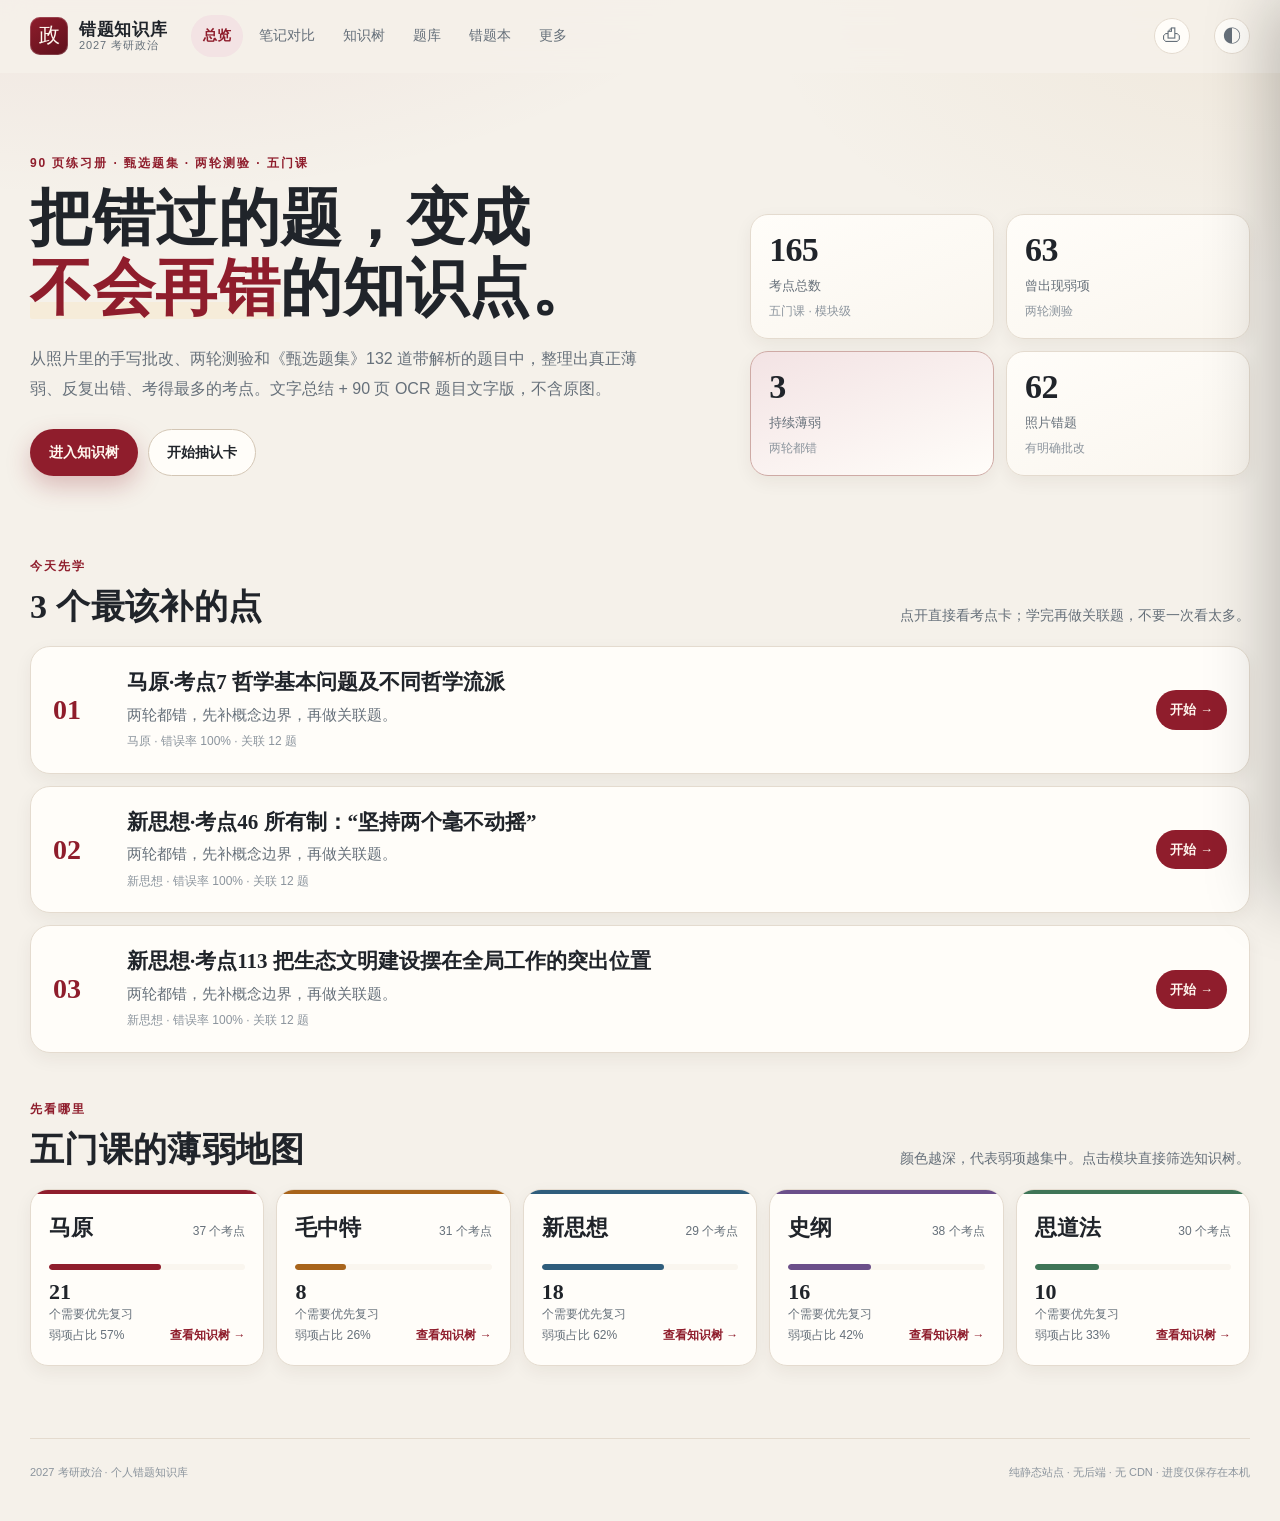
<file: index.html>
<!doctype html>
<html lang="zh-CN">
<head>
  <meta charset="utf-8">
  <meta name="viewport" content="width=device-width, initial-scale=1">
  <meta name="description" content="2027 考研政治错题知识库：90 页练习册 + 甄选题集 746 道结构化题目、105 个考点、五门课体系化复习。手机友好。">
  <meta name="theme-color" content="#8f1d2c">
  <title>政治 · 错题知识库</title>
  <link rel="stylesheet" href="assets/style.css?v=20261202">
</head>
<body>
  <a class="skip-link" href="#main">跳到主要内容</a>

  <header class="site-header">
    <div class="header-inner">
      <a class="brand" href="#/overview" aria-label="回到总览">
        <span class="brand-mark" aria-hidden="true">政</span>
        <span class="brand-text">
          <strong>错题知识库</strong>
          <small>2027 考研政治</small>
        </span>
      </a>
      <nav class="tabs" id="tabs" aria-label="主导航">
        <a href="#/overview" data-tab="overview" class="active">总览</a>
        <a href="#/notes" data-tab="notes">笔记对比</a>
        <a href="#/tree" data-tab="tree">知识树</a>
        <a href="#/bank" data-tab="bank">题库</a>
        <a href="#/wrong" data-tab="wrong">错题本</a>
        <a href="#/more" data-tab="more">更多</a>
      </nav>
      <button class="icon-btn" id="printBtn" type="button" aria-label="打印当前页" title="打印当前页">
        <span aria-hidden="true">⎙</span>
      </button>
      <button class="icon-btn" id="themeToggle" type="button" aria-label="切换深色模式" title="切换深色模式">
        <span aria-hidden="true">◐</span>
      </button>
    </div>
  </header>

  <nav class="bottom-nav" id="bottomNav" aria-label="底部导航">
    <a href="#/overview" data-tab="overview">总览</a>
    <a href="#/notes" data-tab="notes">笔记</a>
    <a href="#/tree" data-tab="tree">知识树</a>
    <a href="#/bank" data-tab="bank">题库</a>
    <a href="#/wrong" data-tab="wrong">错题本</a>
    <a href="#/more" data-tab="more">更多</a>
  </nav>

  <main id="main">
    <section class="view active" id="view-overview" aria-labelledby="overviewTitle">
      <div class="hero">
        <div class="hero-copy">
          <p class="eyebrow">90 页练习册 · 甄选题集 · 两轮测验 · 五门课</p>
          <h1 id="overviewTitle">把错过的题，变成<span>不会再错</span>的知识点。</h1>
          <p class="lede">从照片里的手写批改、两轮测验和《甄选题集》132 道带解析的题目中，整理出真正薄弱、反复出错、考得最多的考点。文字总结 + 90 页 OCR 题目文字版，不含原图。</p>
          <div class="hero-actions">
            <a class="btn primary" href="#/tree">进入知识树</a>
            <a class="btn ghost" href="#/cards">开始抽认卡</a>
          </div>
        </div>
        <div class="hero-stats" id="heroStats" aria-live="polite"></div>
      </div>

      <div class="section-head">
        <div>
          <p class="eyebrow">今天先学</p>
          <h2>3 个最该补的点</h2>
        </div>
        <p class="section-note">点开直接看考点卡；学完再做关联题，不要一次看太多。</p>
      </div>
      <div id="todayFocus" class="today-focus"></div>

      <div class="section-head">
        <div>
          <p class="eyebrow">先看哪里</p>
          <h2>五门课的薄弱地图</h2>
        </div>
        <p class="section-note">颜色越深，代表弱项越集中。点击模块直接筛选知识树。</p>
      </div>
      <div class="module-grid" id="moduleGrid"></div>

    </section>

    <section class="view" id="view-notes" aria-labelledby="notesTitle">
      <div class="section-head">
        <div>
          <p class="eyebrow">从题边笔记提炼</p>
          <h2 id="notesTitle">笔记知识点</h2>
        </div>
        <p class="section-note">把 82 条手写旁注压缩成 20 个知识点，再做横向和纵向对比；每条都能回到原笔记。</p>
      </div>
      <div class="segmented" id="notesTabs" role="tablist" aria-label="笔记视图">
        <button class="active" type="button" data-notes-tab="knowledge" role="tab">笔记知识点</button>
        <button type="button" data-notes-tab="horizontal" role="tab">横向对比</button>
        <button type="button" data-notes-tab="vertical" role="tab">纵向链条</button>
      </div>
      <div id="notesContent" class="notes-content"></div>
    </section>

    <section class="view" id="view-stats" aria-labelledby="statsTitle">
      <div class="section-head">
        <div>
          <p class="eyebrow">90 页全量统计</p>
          <h2 id="statsTitle">题库统计</h2>
        </div>
        <p class="section-note">统计全部题目、考点频次、题边笔记和错题，不是只统计错题。</p>
      </div>
      <div class="stats-hero" id="statsHero"></div>
      <div class="dashboard-grid">
        <section class="panel">
          <div class="panel-head">
            <div>
              <p class="eyebrow">分布</p>
              <h3>五门课题目量</h3>
            </div>
            <span class="pill">按逐页计数</span>
          </div>
          <div id="statsModuleBars" class="module-bars"></div>
        </section>
        <section class="panel">
          <div class="panel-head">
            <div>
              <p class="eyebrow">统计口径</p>
              <h3>题型与覆盖范围</h3>
            </div>
          </div>
          <div id="statsType" class="stats-type"></div>
        </section>
      </div>
      <section class="panel stats-panel">
        <div class="panel-head">
          <div>
            <p class="eyebrow">考什么最多</p>
            <h3>考点频次 Top 50</h3>
          </div>
          <span class="pill" id="statsTopicCount">—</span>
        </div>
        <div class="table-wrap">
          <table class="data-table" id="statsTopicTable">
            <thead>
              <tr>
                <th>#</th>
                <th>考点</th>
                <th>模块</th>
                <th>出现次数</th>
                <th>关联错题</th>
                <th>错题率</th>
              </tr>
            </thead>
            <tbody></tbody>
          </table>
        </div>
      </section>
      <section class="panel stats-panel">
        <div class="panel-head">
          <div>
            <p class="eyebrow">逐页明细</p>
            <h3>90 页题目 / 笔记 / 错题</h3>
          </div>
          <span class="pill">计数为逐页约数</span>
        </div>
        <div class="table-wrap stats-page-wrap">
          <table class="data-table" id="statsPageTable">
            <thead>
              <tr>
                <th>页面</th>
                <th>模块</th>
                <th>部分</th>
                <th>题目</th>
                <th>笔记/知识点</th>
                <th>错题</th>
                <th>来源</th>
              </tr>
            </thead>
            <tbody></tbody>
          </table>
        </div>
      </section>
      <section class="panel notes-panel">
        <div class="panel-head">
          <div>
            <p class="eyebrow">全部手写</p>
            <h3>题边笔记</h3>
          </div>
          <span class="pill" id="statsNotesCount">—</span>
        </div>
        <div class="chips" id="statsNoteChips" role="group" aria-label="按模块筛选笔记" style="margin-bottom:12px"></div>
        <div id="statsNotesList" class="notes-grid"></div>
      </section>
    </section>

    <section class="view" id="view-pages" aria-labelledby="pagesTitle">
      <div class="section-head">
        <div>
          <p class="eyebrow">90 页文字版</p>
          <h2 id="pagesTitle">题目页</h2>
        </div>
        <p class="section-note">按页查看 OCR 文字版题目内容；不含原图，附本页题目数、考点、错题与旁注。</p>
      </div>
      <div class="toolbar">
        <div class="chips" id="pageChips" role="group" aria-label="按模块筛选题目页"></div>
        <span class="pill" id="pageCount">—</span>
      </div>
      <div id="pageGrid" class="page-grid"></div>
    </section>

    <section class="view" id="view-bank" aria-labelledby="bankTitle">
      <div class="section-head">
        <div>
          <p class="eyebrow">结构化题库</p>
          <h2 id="bankTitle">题库</h2>
        </div>
        <p class="section-note">题干、ABCD 选项、学生答案、标准答案、考点和解析；支持按题册、模块筛选与全文搜索。</p>
      </div>
      <div class="chips bank-books" id="bankBookChips" role="group" aria-label="按题册筛选题目"></div>
      <div class="toolbar">
        <div class="chips" id="bankChips" role="group" aria-label="按模块筛选题目"></div>
        <div class="search-wrap">
          <label class="sr-only" for="bankSearch">搜索题目</label>
          <input id="bankSearch" type="search" placeholder="搜索题干、选项、考点…" autocomplete="off">
          <span class="search-hint" id="bankCount"></span>
        </div>
      </div>
      <div id="bankList" class="bank-list"></div>
    </section>

    <section class="view" id="view-tree" aria-labelledby="treeTitle">
      <div class="section-head">
        <div>
          <p class="eyebrow">体系化</p>
          <h2 id="treeTitle">五门课知识树</h2>
        </div>
        <p class="section-note">按“模块 → 专题 → 考点”组织；点击考点查看完整卡片。</p>
      </div>
      <div class="toolbar">
        <div class="chips" id="moduleChips" role="group" aria-label="按模块筛选"></div>
        <div class="search-wrap">
          <label class="sr-only" for="searchInput">搜索考点</label>
          <input id="searchInput" type="search" placeholder="搜索考点、关键词、易错点…" autocomplete="off">
          <span class="search-hint" id="searchHint"></span>
        </div>
      </div>
      <div id="treeContent" class="tree-content"></div>
    </section>

    <section class="view" id="view-deep" aria-labelledby="deepTitle">
      <div class="section-head">
        <div>
          <p class="eyebrow">不只记答案</p>
          <h2 id="deepTitle">深度错点卡</h2>
        </div>
        <p class="section-note">每张卡回答四件事：为什么错、正确逻辑是什么、最容易和什么混淆、怎么记。</p>
      </div>
      <div class="toolbar">
        <div class="chips" id="deepChips" role="group" aria-label="按模块筛选错点卡"></div>
        <span class="pill" id="deepCount">—</span>
      </div>
      <div id="deepList" class="deep-grid"></div>
    </section>

    <section class="view" id="view-wrong" aria-labelledby="wrongTitle">
      <div class="section-head">
        <div>
          <p class="eyebrow">照片里的批改</p>
          <h2 id="wrongTitle">错题本</h2>
        </div>
        <p class="section-note">只收录照片中有明确批改证据的题；看不清的标为“未知”，不臆造答案。</p>
      </div>
      <div class="toolbar">
        <div class="chips" id="wrongChips" role="group" aria-label="按模块筛选错题"></div>
        <span class="pill" id="wrongCount">—</span>
      </div>
      <div id="wrongList" class="wrong-list"></div>
    </section>

    <section class="view" id="view-ranking" aria-labelledby="rankingTitle">
      <div class="section-head">
        <div>
          <p class="eyebrow">多错 + 多考</p>
          <h2 id="rankingTitle">高频易错榜</h2>
        </div>
        <p class="section-note">考频是相对值：综合两轮测验题量、照片出现次数与讲义强调程度，不等同于真题考频。</p>
      </div>
      <div class="panel ranking-panel">
        <div class="quadrant-wrap large">
          <svg id="quadrantLarge" role="img" aria-label="高频易错榜四象限图"></svg>
        </div>
        <div class="chart-legend" aria-hidden="true">
          <span><i class="legend-dot persistent"></i>持续薄弱</span>
          <span><i class="legend-dot weak"></i>弱项 / 多题错</span>
          <span><i class="legend-dot improved"></i>已改善</span>
          <span><i class="legend-dot good"></i>掌握良好</span>
        </div>
      </div>
      <div class="table-wrap">
        <table class="data-table" id="rankingTable">
          <thead>
            <tr>
              <th>考点</th>
              <th>模块</th>
              <th>考频</th>
              <th>错误率</th>
              <th>状态</th>
              <th>为什么值得先看</th>
            </tr>
          </thead>
          <tbody></tbody>
        </table>
      </div>
    </section>

    <section class="view" id="view-compare" aria-labelledby="compareTitle">
      <div class="section-head">
        <div>
          <p class="eyebrow">横向辨析 · 纵向串联</p>
          <h2 id="compareTitle">对比记忆</h2>
        </div>
        <p class="section-note">横向看易混概念的边界，纵向看知识链条的先后；先记差别，再记顺序。</p>
      </div>
      <div class="toolbar">
        <div class="chips" id="compareChips" role="group" aria-label="按模块筛选对比"></div>
        <span class="pill" id="compareCount">—</span>
      </div>
      <section class="compare-section">
        <div class="compare-head">
          <div>
            <p class="eyebrow">横向 · 易混辨析</p>
            <h3>易混概念对照</h3>
          </div>
          <p class="section-note">同一层级、最容易混在一起的概念并排看。</p>
        </div>
        <div id="horizontalList" class="compare-grid"></div>
      </section>
      <section class="compare-section">
        <div class="compare-head">
          <div>
            <p class="eyebrow">纵向</p>
            <h3>知识链条</h3>
          </div>
          <p class="section-note">按时间或逻辑顺序串起来，避免只记碎片。</p>
        </div>
        <div id="verticalList" class="timeline-grid"></div>
      </section>
      <section class="panel notes-panel">
        <div class="panel-head">
          <div>
            <p class="eyebrow">照片里的手写</p>
            <h3>题边旁注摘录</h3>
          </div>
          <span class="pill" id="notesCount">—</span>
        </div>
        <p class="section-note" style="text-align:left;max-width:none;margin-bottom:12px">从错题照片中提取的题边笔记与批注，按模块整理；看不清的没有收录。</p>
        <div id="notesList" class="notes-grid"></div>
      </section>
    </section>

    <section class="view" id="view-cards" aria-labelledby="cardsTitle">
      <div class="section-head">
        <div>
          <p class="eyebrow">主动回忆</p>
          <h2 id="cardsTitle">抽认卡</h2>
        </div>
        <p class="section-note">先自己回答，再翻面核对；进度保存在本机浏览器。</p>
      </div>
      <div class="card-toolbar">
        <div class="chips" id="cardChips" role="group" aria-label="抽认卡范围"></div>
        <button class="btn small ghost" id="shuffleCards" type="button">换一张</button>
      </div>
      <div class="flashcard-stage">
        <button class="flashcard" id="flashcard" type="button" aria-label="点击翻面">
          <div class="flashcard-inner">
            <div class="flashcard-face front">
              <span class="flashcard-kicker" id="cardKicker">考点</span>
              <h3 id="cardFrontTitle">正在加载…</h3>
              <p id="cardFrontPrompt">点击卡片查看答案</p>
            </div>
            <div class="flashcard-face back">
              <h3 id="cardBackTitle">答案</h3>
              <div id="cardBackBody"></div>
            </div>
          </div>
        </button>
      </div>
      <div class="card-actions">
        <button class="btn ghost" data-grade="again" type="button">不熟</button>
        <button class="btn ghost" data-grade="learning" type="button">一般</button>
        <button class="btn primary" data-grade="mastered" type="button">掌握</button>
      </div>
      <div class="card-progress" id="cardProgress" aria-live="polite"></div>
    </section>

    <section class="view" id="view-method" aria-labelledby="methodTitle">
      <div class="section-head">
        <div>
          <p class="eyebrow">可追溯</p>
          <h2 id="methodTitle">数据与方法</h2>
        </div>
        <p class="section-note">知道结论从哪里来，也知道它不能证明什么。</p>
      </div>
      <div class="method-grid">
        <section class="panel">
          <h3>素材</h3>
          <ul class="method-list">
            <li><strong>90 张照片</strong>：2027 考研政治综合练习册，覆盖马原、毛中特、新思想、史纲、思道法五部分。</li>
            <li><strong>两轮测验</strong>：<code>营地.txt</code> 与 <code>营地后.txt</code>，共 105 个模块级唯一考点。</li>
            <li><strong>讲义</strong>：马原、史纲、思道法 PDF，2027 新思想 PPT，徐涛/曹老师笔记。</li>
            <li><strong>排除</strong>：所有英语讲义、翻译、作文、完型、阅读材料。</li>
          </ul>
        </section>
        <section class="panel">
          <h3>处理</h3>
          <ul class="method-list">
            <li>照片经 EXIF 方向校正、降采样，再用本地 <strong>RapidOCR ONNX</strong> 逐页识别。</li>
            <li>多模态逐页读取手写答案、红笔批改、圈选与排除符号；透印和字迹不清的题标为“未知”。</li>
            <li>所有考点统一显示为“模块·考点号”（如 马原·考点46、新思想·考点46），数据键也是模块级唯一 ID；同号已通过前缀解决，不再需要按数字区分。</li>
            <li>五名模块教研员整理考点卡，阅卷代理逐题推断错题答案并提取题边旁注，最后跑确定性数据校验。</li>
            <li>90 页全量统计：约 628 道题、82 条题边笔记、42 道明确错题；12 个缺计数页单独逐题补齐。</li>
            <li><strong>甄选题集·第一部分</strong>：四卷各 33 题，共 132 道马原选择题；试题页逐题识读手写答案与红笔批改，解析册提取标准答案速查表和逐题解析，答案来源标为“题集解析”。</li>
            <li>结构化题库：746 道题（练习册 614 + 甄选 132），每题含题干、ABCD 选项、学生答案、标准答案、考点和解析；题库支持按题册、模块筛选；考点详情里的“相关题目”可直接打开具体题目。</li>
          </ul>
        </section>
        <section class="panel">
          <h3>怎么读指标</h3>
          <ul class="method-list">
            <li><strong>错误率</strong>：两轮测验中该考点的实际错误比例；题量小，不能等同于考试概率。</li>
            <li><strong>考频</strong>：1–5 的相对值，综合测验题量、照片出现次数和讲义强调程度。</li>
            <li><strong>持续薄弱</strong>：两轮都出现且正确率为 0。</li>
            <li><strong>多题错</strong>：该考点累计至少 2 题且未全对。</li>
            <li><strong>AI 推断答案</strong>：练习册没有答案页，正确答案由题干、选项、批改痕迹和考研政治知识点推断，标为“AI推断”，不等同官方答案。</li>
            <li><strong>题边旁注</strong>：从照片中提取的手写笔记/红笔批注，附在错题卡和考点详情里。</li>
          </ul>
        </section>
        <section class="panel">
          <h3>边界</h3>
          <ul class="method-list">
            <li>手写批改存在遮挡、透印和字迹不清，部分题只能标为“未知”；推断答案也可能有误，请以教材和老师讲解为准。</li>
            <li>毛中特没有专门讲义 PDF，主要依据照片与笔记交叉整理，置信度较低。</li>
            <li>两轮测验题量很小，统计结论只用于安排复习顺序，不预测分数。</li>
            <li>网站只发布 OCR 题目文字版和派生文字，不含原图、PDF、长段教材原文或个人信息。</li>
          </ul>
        </section>
      </div>
      <div class="panel sources-panel">
        <h3>数据文件</h3>
        <p>站点数据位于 <code>data/knowledge.json</code> 与 <code>data/quiz_stats.json</code>，可直接查看或导出。</p>
        <div class="hero-actions">
          <a class="btn ghost" href="data/knowledge.json" download>下载知识库 JSON</a>
          <a class="btn ghost" href="data/quiz_stats.json" download>下载测验统计 JSON</a>
        </div>
      </div>
    </section>
    <section class="view" id="view-more" aria-labelledby="moreTitle">
      <div class="section-head">
        <div>
          <p class="eyebrow">全部功能</p>
          <h2 id="moreTitle">更多</h2>
        </div>
        <p class="section-note">主页面只保留 5 个高频入口，其余功能收在这里。</p>
      </div>
      <div class="more-grid">
        <a class="more-card" href="#/pages"><span class="more-mark">页</span><h3>题目页</h3><p>90 页 OCR 文字版，按页看题目、考点、错题和笔记。</p></a>
        <a class="more-card" href="#/stats"><span class="more-mark">统</span><h3>题库统计</h3><p>746 道题、82 条笔记、考点频次和逐页明细。</p></a>
        <a class="more-card" href="#/deep"><span class="more-mark">卡</span><h3>错点卡</h3><p>45 张深度错点卡：为什么错、正确逻辑、易混对照。</p></a>
        <a class="more-card" href="#/ranking"><span class="more-mark">榜</span><h3>高频易错</h3><p>考频 × 错误率四象限和 Top 50 榜单。</p></a>
        <a class="more-card" href="#/compare"><span class="more-mark">比</span><h3>知识卡对比</h3><p>18 组横向易混对照 + 5 条纵向知识链。</p></a>
        <a class="more-card" href="#/cards"><span class="more-mark">记</span><h3>抽认卡</h3><p>主动回忆，本机记录掌握进度。</p></a>
        <a class="more-card" href="#/method"><span class="more-mark">法</span><h3>方法与来源</h3><p>数据来源、OCR 流程、指标解释和边界。</p></a>
      </div>
    </section>
  </main>

  <footer class="site-footer">
    <p>2027 考研政治 · 个人错题知识库</p>
    <p>纯静态站点 · 无后端 · 无 CDN · 进度仅保存在本机</p>
  </footer>

  <div class="drawer-backdrop" id="drawerBackdrop" hidden></div>
  <aside class="drawer" id="detailDrawer" aria-hidden="true" aria-labelledby="drawerTitle">
    <div class="drawer-head">
      <span class="pill" id="drawerModule">考点</span>
      <button class="icon-btn" id="drawerClose" type="button" aria-label="关闭详情">×</button>
    </div>
    <div class="drawer-body" id="drawerContent"></div>
  </aside>

  <div class="page-viewer" id="pageViewer" hidden>
    <div class="page-viewer-panel">
      <div class="page-viewer-head">
        <div>
          <p class="eyebrow" id="pageViewerKicker">题目页</p>
          <h3 id="pageViewerTitle">—</h3>
        </div>
        <div class="page-viewer-tools">
          <button class="icon-btn" id="pageViewerClose" type="button" aria-label="关闭题目页">×</button>
        </div>
      </div>
      <div class="page-viewer-body text-only">
        <div class="page-viewer-text">
          <h4 class="page-viewer-subtitle">结构化题目</h4>
          <div id="pageViewerQuestions" class="page-question-list"></div>
          <details class="ocr-details">
            <summary>OCR 原文</summary>
            <pre id="pageViewerText"></pre>
          </details>
        </div>
        <aside class="page-viewer-info" id="pageViewerInfo"></aside>
      </div>
      <div class="page-viewer-nav">
        <button class="btn ghost" id="pagePrev" type="button">← 上一页</button>
        <span id="pagePosition">—</span>
        <button class="btn ghost" id="pageNext" type="button">下一页 →</button>
      </div>
    </div>
  </div>

  <div class="question-viewer" id="questionViewer" hidden>
    <div class="question-viewer-panel">
      <div class="question-viewer-head">
        <div>
          <p class="eyebrow" id="qKicker">题目</p>
          <h3 id="qTitle">—</h3>
        </div>
        <button class="icon-btn" id="qClose" type="button" aria-label="关闭题目">×</button>
      </div>
      <div class="question-viewer-body">
        <p class="q-stem" id="qStem"></p>
        <div class="q-options" id="qOptions"></div>
        <div class="q-answer" id="qAnswer"></div>
        <div class="q-note" id="qNote"></div>
        <div class="q-meta" id="qMeta"></div>
      </div>
      <div class="question-viewer-nav">
        <button class="btn ghost" id="qPrev" type="button">← 上一题</button>
        <span id="qPosition">—</span>
        <button class="btn ghost" id="qNext" type="button">下一题 →</button>
        <button class="btn ghost" id="qPage" type="button">查看题目页</button>
      </div>
    </div>
  </div>

  <div class="toast" id="toast" role="status" aria-live="polite"></div>

  <script src="assets/app.js?v=20261202"></script>
</body>
</html>
</file>
<file: assets/style.css>
:root {
  color-scheme: light;
  --paper: #f5f1ea;
  --surface: #fffdf9;
  --surface-2: #faf6ef;
  --ink: #20242a;
  --muted: #66707a;
  --faint: #8b949d;
  --line: #e4dbcf;
  --line-strong: #d3c6b5;
  --accent: #8f1d2c;
  --accent-soft: #f3e3e4;
  --gold: #a9772c;
  --gold-soft: #f6ecd9;
  --blue: #2f5d7c;
  --blue-soft: #e4edf3;
  --green: #3f7557;
  --green-soft: #e6efe9;
  --amber: #a8641b;
  --amber-soft: #f8ead8;
  --shadow: 0 18px 50px rgba(54, 38, 22, 0.08);
  --shadow-sm: 0 6px 18px rgba(54, 38, 22, 0.06);
  --radius: 18px;
  --radius-sm: 12px;
  --serif: "Songti SC", "STSong", "Noto Serif CJK SC", "Source Han Serif SC", SimSun, serif;
  --sans: "PingFang SC", "Microsoft YaHei", "Noto Sans CJK SC", "Source Han Sans SC", sans-serif;
}

html[data-theme="dark"] {
  color-scheme: dark;
  --paper: #14161a;
  --surface: #1b1e23;
  --surface-2: #20242a;
  --ink: #ece7df;
  --muted: #a9a39a;
  --faint: #7f857f;
  --line: #30353c;
  --line-strong: #424952;
  --accent: #e07a86;
  --accent-soft: #3a2228;
  --gold: #d8b06a;
  --gold-soft: #332a1c;
  --blue: #8bb6d3;
  --blue-soft: #1d2d38;
  --green: #8cc4a4;
  --green-soft: #1d2e25;
  --amber: #dda45f;
  --amber-soft: #332617;
  --shadow: 0 18px 50px rgba(0, 0, 0, 0.35);
  --shadow-sm: 0 6px 18px rgba(0, 0, 0, 0.24);
}

*,
*::before,
*::after {
  box-sizing: border-box;
}

html {
  scroll-behavior: smooth;
  scroll-padding-top: 92px;
}

body {
  margin: 0;
  background:
    radial-gradient(1100px 520px at 8% -8%, rgba(143, 29, 44, 0.08), transparent 62%),
    radial-gradient(900px 500px at 100% 0%, rgba(169, 119, 44, 0.08), transparent 58%),
    var(--paper);
  color: var(--ink);
  font-family: var(--sans);
  font-size: 15px;
  line-height: 1.7;
  -webkit-font-smoothing: antialiased;
  text-rendering: optimizeLegibility;
}

body.drawer-open {
  overflow: hidden;
}

a {
  color: inherit;
  text-decoration: none;
}

button,
input {
  font: inherit;
  color: inherit;
}

button {
  cursor: pointer;
}

code {
  padding: 0.12em 0.35em;
  border: 1px solid var(--line);
  border-radius: 6px;
  background: var(--surface-2);
  font-family: ui-monospace, SFMono-Regular, Consolas, monospace;
  font-size: 0.88em;
}

.skip-link {
  position: fixed;
  top: -60px;
  left: 16px;
  z-index: 100;
  padding: 10px 14px;
  border-radius: 8px;
  background: var(--ink);
  color: var(--surface);
}

.skip-link:focus {
  top: 12px;
}

.sr-only {
  position: absolute;
  width: 1px;
  height: 1px;
  padding: 0;
  margin: -1px;
  overflow: hidden;
  clip: rect(0, 0, 0, 0);
  white-space: nowrap;
  border: 0;
}

/* Header */
.site-header {
  position: sticky;
  top: 0;
  z-index: 40;
  border-bottom: 1px solid transparent;
  background: color-mix(in srgb, var(--paper) 88%, transparent);
  backdrop-filter: blur(14px);
}

.site-header.scrolled {
  border-color: var(--line);
}

.header-inner {
  display: flex;
  align-items: center;
  gap: 24px;
  width: min(1220px, calc(100% - 40px));
  min-height: 72px;
  margin: 0 auto;
}

.brand {
  display: flex;
  align-items: center;
  gap: 11px;
  flex: 0 0 auto;
}

.brand-mark {
  display: grid;
  place-items: center;
  width: 38px;
  height: 38px;
  border-radius: 10px;
  background: linear-gradient(145deg, var(--accent), #5e101b);
  color: #fff8ef;
  font-family: var(--serif);
  font-size: 21px;
  box-shadow: inset 0 0 0 1px rgba(255, 255, 255, 0.18);
}

.brand-text {
  display: flex;
  flex-direction: column;
  line-height: 1.15;
}

.brand-text strong {
  font-family: var(--serif);
  font-size: 17px;
  letter-spacing: 0.04em;
}

.brand-text small {
  color: var(--muted);
  font-size: 11px;
  letter-spacing: 0.08em;
}

.tabs {
  display: flex;
  gap: 4px;
  overflow-x: auto;
  scrollbar-width: none;
}

.tabs::-webkit-scrollbar {
  display: none;
}

.tabs a {
  position: relative;
  padding: 8px 12px;
  border-radius: 999px;
  color: var(--muted);
  font-size: 14px;
  white-space: nowrap;
  transition: color 0.18s ease, background 0.18s ease;
}

.tabs a:hover {
  color: var(--ink);
  background: var(--surface-2);
}

.tabs a.active {
  color: var(--accent);
  background: var(--accent-soft);
  font-weight: 600;
}

.icon-btn {
  display: grid;
  place-items: center;
  width: 36px;
  height: 36px;
  margin-left: auto;
  border: 1px solid var(--line);
  border-radius: 50%;
  background: var(--surface);
  color: var(--muted);
  font-size: 18px;
  transition: transform 0.2s ease, border-color 0.2s ease;
}

.icon-btn + .icon-btn {
  margin-left: 0;
}

.link-btn {
  padding: 0;
  border: 0;
  background: transparent;
  color: var(--ink);
  font-size: 13px;
  font-weight: 600;
  text-align: left;
}

.link-btn:hover {
  color: var(--accent);
}

.icon-btn:hover {
  transform: rotate(12deg);
  border-color: var(--line-strong);
  color: var(--ink);
}

/* Layout */
main {
  width: min(1220px, calc(100% - 40px));
  margin: 0 auto;
  padding: 34px 0 72px;
}

.view {
  display: none;
  animation: fade-up 0.34s ease both;
}

.view.active {
  display: block;
}

@keyframes fade-up {
  from {
    opacity: 0;
    transform: translateY(8px);
  }
  to {
    opacity: 1;
    transform: translateY(0);
  }
}

.eyebrow {
  margin: 0 0 8px;
  color: var(--accent);
  font-size: 11px;
  font-weight: 700;
  letter-spacing: 0.16em;
  text-transform: uppercase;
}

h1,
h2,
h3 {
  margin: 0;
  font-family: var(--serif);
  font-weight: 700;
  letter-spacing: 0.01em;
}

h1 {
  font-size: clamp(34px, 5.2vw, 62px);
  line-height: 1.14;
}

h2 {
  font-size: clamp(24px, 3vw, 34px);
  line-height: 1.25;
}

h3 {
  font-size: 19px;
  line-height: 1.35;
}

p {
  margin: 0;
}

/* Hero */
.hero {
  display: grid;
  grid-template-columns: minmax(0, 1.15fr) minmax(320px, 0.85fr);
  gap: 44px;
  align-items: end;
  padding: 46px 0 34px;
}

.hero h1 span {
  position: relative;
  color: var(--accent);
  white-space: nowrap;
}

.hero h1 span::after {
  content: "";
  position: absolute;
  left: 0;
  right: 0;
  bottom: 0.05em;
  height: 0.28em;
  border-radius: 2px;
  background: var(--gold-soft);
  z-index: -1;
}

.lede {
  max-width: 620px;
  margin-top: 20px;
  color: var(--muted);
  font-size: 16px;
  line-height: 1.85;
}

.hero-actions {
  display: flex;
  flex-wrap: wrap;
  gap: 10px;
  margin-top: 26px;
}

.btn {
  display: inline-flex;
  align-items: center;
  justify-content: center;
  gap: 8px;
  min-height: 42px;
  padding: 10px 18px;
  border: 1px solid transparent;
  border-radius: 999px;
  font-size: 14px;
  font-weight: 600;
  transition: transform 0.18s ease, box-shadow 0.18s ease, background 0.18s ease;
}

.btn:hover {
  transform: translateY(-1px);
}

.btn.primary {
  background: var(--accent);
  color: #fff8ef;
  box-shadow: 0 10px 24px color-mix(in srgb, var(--accent) 26%, transparent);
}

.btn.primary:hover {
  box-shadow: 0 14px 30px color-mix(in srgb, var(--accent) 34%, transparent);
}

.btn.ghost {
  border-color: var(--line-strong);
  background: var(--surface);
  color: var(--ink);
}

.btn.ghost:hover {
  background: var(--surface-2);
}

.btn.small {
  min-height: 34px;
  padding: 6px 13px;
  font-size: 12px;
}

.hero-stats {
  display: grid;
  grid-template-columns: repeat(2, minmax(0, 1fr));
  gap: 12px;
}

.stat-card {
  padding: 18px 18px 16px;
  border: 1px solid var(--line);
  border-radius: var(--radius);
  background: linear-gradient(160deg, var(--surface), var(--surface-2));
  box-shadow: var(--shadow-sm);
}

.stat-card.accent {
  border-color: color-mix(in srgb, var(--accent) 26%, var(--line));
  background: linear-gradient(160deg, var(--accent-soft), var(--surface));
}

.stat-value {
  display: block;
  font-family: var(--serif);
  font-size: 34px;
  font-weight: 700;
  line-height: 1;
  letter-spacing: -0.02em;
}

.stat-label {
  display: block;
  margin-top: 7px;
  color: var(--muted);
  font-size: 12px;
}

.stat-note {
  display: block;
  margin-top: 3px;
  color: var(--faint);
  font-size: 11px;
}

/* Section heads */
.section-head {
  display: flex;
  align-items: flex-end;
  justify-content: space-between;
  gap: 24px;
  margin: 46px 0 18px;
}

.section-note {
  max-width: 430px;
  color: var(--muted);
  font-size: 13px;
  text-align: right;
}

/* Today focus */
.today-focus {
  display: grid;
  gap: 12px;
}

.today-card {
  display: grid;
  grid-template-columns: 58px minmax(0, 1fr) auto;
  gap: 16px;
  align-items: center;
  width: 100%;
  padding: 20px 22px;
  border: 1px solid var(--line);
  border-radius: 20px;
  background: var(--surface);
  box-shadow: var(--shadow-sm);
  text-align: left;
  transition: transform 0.18s ease, border-color 0.18s ease;
}

.today-card:hover {
  transform: translateY(-2px);
  border-color: var(--line-strong);
}

.today-index {
  color: var(--accent);
  font-family: var(--serif);
  font-size: 28px;
  font-weight: 700;
}

.today-body strong {
  display: block;
  font-family: var(--serif);
  font-size: 21px;
  line-height: 1.45;
}

.today-why {
  display: block;
  margin-top: 4px;
  color: var(--muted);
  font-size: 15px;
  line-height: 1.7;
}

.today-meta {
  display: block;
  margin-top: 4px;
  color: var(--faint);
  font-size: 12px;
}

.today-cta {
  padding: 8px 14px;
  border-radius: 999px;
  background: var(--accent);
  color: #fff8ef;
  font-size: 13px;
  font-weight: 700;
  white-space: nowrap;
}

/* Module cards */
.module-grid {
  display: grid;
  grid-template-columns: repeat(5, minmax(0, 1fr));
  gap: 12px;
}

.module-card {
  position: relative;
  display: flex;
  flex-direction: column;
  min-height: 172px;
  padding: 18px;
  overflow: hidden;
  border: 1px solid var(--line);
  border-radius: var(--radius);
  background: var(--surface);
  box-shadow: var(--shadow-sm);
  transition: transform 0.2s ease, border-color 0.2s ease;
}

.module-card::before {
  content: "";
  position: absolute;
  inset: 0 0 auto;
  height: 4px;
  background: var(--module-color, var(--accent));
}

.module-card:hover {
  transform: translateY(-3px);
  border-color: var(--line-strong);
}

.module-top {
  display: flex;
  align-items: baseline;
  justify-content: space-between;
  gap: 8px;
}

.module-name {
  font-family: var(--serif);
  font-size: 22px;
  font-weight: 700;
}

.module-count {
  color: var(--muted);
  font-size: 11px;
}

.module-bar {
  height: 6px;
  margin: 16px 0 10px;
  overflow: hidden;
  border-radius: 999px;
  background: var(--surface-2);
}

.module-bar span {
  display: block;
  height: 100%;
  width: 0;
  border-radius: inherit;
  background: var(--module-color, var(--accent));
  transition: width 0.8s ease;
}

.module-meta {
  display: flex;
  align-items: flex-end;
  justify-content: space-between;
  gap: 8px;
  margin-top: auto;
}

.module-weak {
  font-size: 12px;
  color: var(--muted);
}

.module-weak strong {
  display: block;
  color: var(--ink);
  font-family: var(--serif);
  font-size: 22px;
  line-height: 1.1;
}

.module-link {
  color: var(--accent);
  font-size: 12px;
  font-weight: 600;
}

/* Panels and dashboard */
.dashboard-grid {
  display: grid;
  grid-template-columns: repeat(2, minmax(0, 1fr));
  gap: 18px;
  margin-top: 18px;
}

.dashboard-grid.two {
  grid-template-columns: repeat(2, minmax(0, 1fr));
}

.panel {
  padding: 22px;
  border: 1px solid var(--line);
  border-radius: var(--radius);
  background: var(--surface);
  box-shadow: var(--shadow-sm);
}

.panel-head {
  display: flex;
  align-items: flex-start;
  justify-content: space-between;
  gap: 16px;
  margin-bottom: 16px;
}

.pill {
  display: inline-flex;
  align-items: center;
  gap: 6px;
  padding: 4px 10px;
  border: 1px solid var(--line);
  border-radius: 999px;
  background: var(--surface-2);
  color: var(--muted);
  font-size: 11px;
  font-weight: 600;
  white-space: nowrap;
}

.pill.accent {
  border-color: color-mix(in srgb, var(--accent) 30%, var(--line));
  background: var(--accent-soft);
  color: var(--accent);
}

/* Priority list */
.priority-list {
  display: grid;
  gap: 8px;
  padding: 0;
  margin: 0;
  list-style: none;
}

.priority-item {
  display: grid;
  grid-template-columns: 32px minmax(0, 1fr) auto;
  gap: 12px;
  align-items: center;
  padding: 11px 12px;
  border: 1px solid transparent;
  border-radius: var(--radius-sm);
  background: var(--surface-2);
  text-align: left;
  transition: border-color 0.18s ease, background 0.18s ease;
}

button.priority-item {
  width: 100%;
}

.priority-item:hover {
  border-color: var(--line-strong);
  background: var(--surface);
}

.priority-rank {
  display: grid;
  place-items: center;
  width: 28px;
  height: 28px;
  border-radius: 8px;
  background: var(--accent-soft);
  color: var(--accent);
  font-family: var(--serif);
  font-size: 14px;
  font-weight: 700;
}

.priority-main {
  min-width: 0;
}

.priority-title {
  display: block;
  overflow: hidden;
  font-size: 13px;
  font-weight: 600;
  text-overflow: ellipsis;
  white-space: nowrap;
}

.priority-meta {
  display: block;
  margin-top: 2px;
  color: var(--muted);
  font-size: 11px;
}

.severity {
  display: inline-flex;
  align-items: center;
  gap: 4px;
  padding: 3px 8px;
  border-radius: 999px;
  font-size: 10px;
  font-weight: 700;
  white-space: nowrap;
}

.severity.high {
  background: var(--accent-soft);
  color: var(--accent);
}

.severity.medium {
  background: var(--amber-soft);
  color: var(--amber);
}

.severity.low {
  background: var(--green-soft);
  color: var(--green);
}

/* Quadrant */
.quadrant-wrap {
  position: relative;
  width: 100%;
  overflow: hidden;
  border-radius: var(--radius-sm);
  background:
    linear-gradient(var(--line) 1px, transparent 1px) 0 0 / 100% 25%,
    linear-gradient(90deg, var(--line) 1px, transparent 1px) 0 0 / 20% 100%,
    var(--surface-2);
}

.quadrant-wrap svg {
  display: block;
  width: 100%;
  height: auto;
  min-height: 280px;
}

.quadrant-wrap.large svg {
  min-height: 420px;
}

.chart-note {
  margin-top: 10px;
  color: var(--faint);
  font-size: 11px;
}

.chart-legend {
  display: flex;
  flex-wrap: wrap;
  gap: 12px;
  margin-top: 10px;
  color: var(--muted);
  font-size: 11px;
}

.chart-legend span {
  display: inline-flex;
  align-items: center;
  gap: 5px;
}

.legend-dot {
  display: inline-block;
  width: 8px;
  height: 8px;
  border-radius: 50%;
}

.legend-dot.persistent {
  background: #b4233a;
}

.legend-dot.weak {
  background: #b26a1f;
}

.legend-dot.improved {
  background: #3f7557;
}

.legend-dot.good {
  background: #2f5d7c;
}

.quadrant-axis {
  fill: var(--muted);
  font-size: 11px;
}

.quadrant-grid {
  stroke: var(--line);
  stroke-width: 1;
}

.quadrant-split {
  stroke: var(--line-strong);
  stroke-dasharray: 4 5;
  stroke-width: 1;
}

.quadrant-label {
  fill: var(--faint);
  font-size: 10px;
  font-weight: 600;
  letter-spacing: 0.06em;
}

.quadrant-dot {
  cursor: pointer;
  transition: opacity 0.16s ease;
}

.quadrant-dot:hover {
  opacity: 0.72;
}

.quadrant-dot-label {
  fill: var(--ink);
  font-size: 10px;
  pointer-events: none;
}

.traps-panel {
  margin-top: 18px;
}

.trap-grid {
  display: grid;
  grid-template-columns: repeat(3, minmax(0, 1fr));
  gap: 10px;
}

.trap-card {
  display: flex;
  gap: 12px;
  padding: 14px;
  border: 1px solid var(--line);
  border-radius: var(--radius-sm);
  background: var(--surface-2);
}

.trap-number {
  display: grid;
  place-items: center;
  flex: 0 0 auto;
  width: 42px;
  height: 42px;
  border-radius: 11px;
  background: var(--accent-soft);
  color: var(--accent);
  font-family: var(--serif);
  font-size: 18px;
  font-weight: 700;
}

.trap-main {
  min-width: 0;
}

.trap-modules {
  display: flex;
  flex-wrap: wrap;
  gap: 4px;
  margin-bottom: 4px;
}

.trap-modules span {
  padding: 1px 6px;
  border-radius: 999px;
  background: var(--surface);
  color: var(--muted);
  font-size: 10px;
  font-weight: 600;
}

.trap-main p {
  color: var(--muted);
  font-size: 12px;
  line-height: 1.7;
}

/* Compact lists */
.compact-list {
  display: grid;
  gap: 8px;
}.compact-item {
  display: flex;
  align-items: flex-start;
  justify-content: space-between;
  gap: 12px;
  padding: 11px 12px;
  border-radius: var(--radius-sm);
  background: var(--surface-2);
}

.compact-main {
  min-width: 0;
}

.compact-title {
  display: block;
  font-size: 13px;
  font-weight: 600;
}

.compact-meta {
  display: block;
  margin-top: 2px;
  color: var(--muted);
  font-size: 11px;
}

.trend-badge {
  display: inline-block;
  padding: 2px 8px;
  border-radius: 999px;
  font-size: 10px;
  font-weight: 700;
  white-space: nowrap;
}

.trend-badge.up {
  background: var(--green-soft);
  color: var(--green);
}

.trend-badge.down {
  background: var(--accent-soft);
  color: var(--accent);
}

.trend-badge.flat {
  background: var(--amber-soft);
  color: var(--amber);
}

.empty {
  padding: 28px 16px;
  border: 1px dashed var(--line-strong);
  border-radius: var(--radius-sm);
  color: var(--muted);
  font-size: 13px;
  text-align: center;
}

/* Toolbar */
.toolbar {
  display: flex;
  align-items: center;
  justify-content: space-between;
  gap: 16px;
  flex-wrap: wrap;
  margin-bottom: 18px;
}

.chips {
  display: flex;
  flex-wrap: wrap;
  gap: 6px;
}

.bank-books {
  margin-bottom: 10px;
}

.bank-books .chip {
  background: color-mix(in srgb, var(--accent) 6%, var(--surface));
}

.chip {
  padding: 6px 12px;
  border: 1px solid var(--line);
  border-radius: 999px;
  background: var(--surface);
  color: var(--muted);
  font-size: 12px;
  font-weight: 600;
  transition: background 0.18s ease, color 0.18s ease, border-color 0.18s ease;
}

.chip:hover {
  border-color: var(--line-strong);
  color: var(--ink);
}

.chip.active {
  border-color: color-mix(in srgb, var(--accent) 32%, var(--line));
  background: var(--accent-soft);
  color: var(--accent);
}

.search-wrap {
  position: relative;
  flex: 1 1 280px;
  max-width: 420px;
}

.search-wrap input {
  width: 100%;
  min-height: 40px;
  padding: 9px 14px;
  border: 1px solid var(--line);
  border-radius: 999px;
  outline: none;
  background: var(--surface);
  font-size: 13px;
  transition: border-color 0.18s ease, box-shadow 0.18s ease;
}

.search-wrap input:focus {
  border-color: var(--accent);
  box-shadow: 0 0 0 3px color-mix(in srgb, var(--accent) 12%, transparent);
}

.search-hint {
  position: absolute;
  top: 50%;
  right: 14px;
  transform: translateY(-50%);
  color: var(--faint);
  font-size: 11px;
  pointer-events: none;
}

/* Tree */
.tree-content {
  display: grid;
  gap: 14px;
}

.module-block {
  overflow: hidden;
  border: 1px solid var(--line);
  border-radius: var(--radius);
  background: var(--surface);
  box-shadow: var(--shadow-sm);
}

.module-block-head {
  display: flex;
  align-items: center;
  justify-content: space-between;
  gap: 14px;
  width: 100%;
  padding: 18px 20px;
  border: 0;
  background: var(--surface);
  text-align: left;
}

.module-block-head:hover {
  background: var(--surface-2);
}

.module-block-title {
  display: flex;
  align-items: baseline;
  gap: 10px;
  font-family: var(--serif);
  font-size: 22px;
  font-weight: 700;
}

.module-block-title small {
  color: var(--muted);
  font-family: var(--sans);
  font-size: 11px;
  font-weight: 500;
}

.module-block-body {
  display: none;
  padding: 0 20px 18px;
}

.module-block.open .module-block-body {
  display: block;
}

.unit {
  border-top: 1px solid var(--line);
}

.unit-head {
  display: flex;
  align-items: center;
  justify-content: space-between;
  gap: 12px;
  width: 100%;
  padding: 14px 2px;
  border: 0;
  background: transparent;
  text-align: left;
}

.unit-head:hover h3 {
  color: var(--accent);
}

.unit-head h3 {
  font-size: 15px;
  font-family: var(--sans);
}

.unit-count {
  color: var(--faint);
  font-size: 11px;
}

.unit-body {
  display: none;
  padding-bottom: 10px;
}

.unit.open .unit-body {
  display: block;
}

.point-row {
  display: grid;
  grid-template-columns: minmax(0, 1fr) auto;
  gap: 14px;
  align-items: center;
  width: 100%;
  padding: 11px 12px;
  border: 1px solid transparent;
  border-radius: var(--radius-sm);
  background: transparent;
  text-align: left;
  transition: background 0.16s ease, border-color 0.16s ease;
}

.point-row:hover {
  border-color: var(--line);
  background: var(--surface-2);
}

.point-row.mastered {
  opacity: 0.62;
}

.point-main {
  min-width: 0;
}

.point-title {
  display: block;
  overflow: hidden;
  font-size: 13px;
  font-weight: 600;
  text-overflow: ellipsis;
  white-space: nowrap;
}

.point-meta {
  display: flex;
  align-items: center;
  gap: 8px;
  margin-top: 3px;
  color: var(--muted);
  font-size: 11px;
}

.point-arrow {
  color: var(--faint);
  font-size: 16px;
}

.status-badge {
  display: inline-block;
  padding: 2px 7px;
  border-radius: 999px;
  font-size: 10px;
  font-weight: 700;
  white-space: nowrap;
}

.status-badge.persistent_weak {
  background: var(--accent-soft);
  color: var(--accent);
}

.status-badge.weak,
.status-badge.multi_wrong {
  background: var(--amber-soft);
  color: var(--amber);
}

.status-badge.improved {
  background: var(--green-soft);
  color: var(--green);
}

.status-badge.good {
  background: var(--blue-soft);
  color: var(--blue);
}

.status-badge.extension {
  background: var(--surface-2);
  color: var(--muted);
}

.search-highlight {
  border-radius: 3px;
  background: var(--gold-soft);
  color: inherit;
  font-weight: 700;
}

/* Deep cards */
.deep-grid {
  display: grid;
  grid-template-columns: repeat(2, minmax(0, 1fr));
  gap: 14px;
}

.deep-card {
  display: flex;
  flex-direction: column;
  padding: 20px;
  border: 1px solid var(--line);
  border-radius: var(--radius);
  background: var(--surface);
  box-shadow: var(--shadow-sm);
}

.deep-head {
  display: flex;
  align-items: center;
  justify-content: space-between;
  gap: 10px;
  margin-bottom: 8px;
}

.deep-card h3 {
  font-size: 20px;
  line-height: 1.4;
}

.deep-section {
  margin-top: 14px;
}

.deep-label {
  display: block;
  margin-bottom: 5px;
  color: var(--accent);
  font-size: 11px;
  font-weight: 700;
  letter-spacing: 0.06em;
}

.deep-section p {
  color: var(--muted);
  font-size: 13px;
  line-height: 1.85;
}

.deep-evidence {
  margin-top: 14px;
  padding-top: 12px;
  border-top: 1px solid var(--line);
  color: var(--faint);
  font-size: 11px;
}

.deep-actions {
  margin-top: 14px;
}

/* Notes knowledge */
.segmented {
  display: inline-flex;
  gap: 4px;
  padding: 4px;
  margin-bottom: 20px;
  border: 1px solid var(--line);
  border-radius: 999px;
  background: var(--surface-2);
}

.segmented button {
  padding: 8px 16px;
  border: 0;
  border-radius: 999px;
  background: transparent;
  color: var(--muted);
  font-size: 14px;
  font-weight: 600;
}

.segmented button.active {
  background: var(--surface);
  color: var(--accent);
  box-shadow: var(--shadow-sm);
}

.notes-content {
  display: grid;
  grid-template-columns: repeat(2, minmax(0, 1fr));
  gap: 16px;
}

.notes-content.horizontal,
.notes-content.vertical {
  grid-template-columns: 1fr;
}

.note-kp-card,
.note-compare-card,
.note-timeline-card {
  padding: 22px;
  border: 1px solid var(--line);
  border-radius: 20px;
  background: var(--surface);
  box-shadow: var(--shadow-sm);
}

.note-kp-head {
  display: flex;
  align-items: center;
  justify-content: space-between;
  gap: 10px;
}

.note-kp-count {
  color: var(--faint);
  font-size: 12px;
}

.note-kp-card h3,
.note-compare-card h3,
.note-timeline-card h3 {
  margin: 10px 0 8px;
  font-size: 21px;
  line-height: 1.45;
}

.note-kp-oneline {
  color: var(--accent);
  font-size: 16px;
  font-weight: 600;
  line-height: 1.75;
}

.note-kp-detail {
  margin-top: 14px;
}

.note-kp-detail summary {
  color: var(--accent);
  cursor: pointer;
  font-size: 13px;
  font-weight: 600;
}

.note-kp-detail p {
  margin: 12px 0 0;
  color: var(--muted);
  font-size: 15px;
  line-height: 1.9;
}

.note-quote {
  margin: 10px 0;
  padding: 9px 12px;
  border-left: 3px solid var(--gold);
  border-radius: 0 8px 8px 0;
  background: var(--gold-soft);
  color: var(--ink);
  font-size: 14px;
  line-height: 1.8;
}

.note-kp-actions {
  display: flex;
  flex-wrap: wrap;
  gap: 6px;
  margin-top: 14px;
}

.note-compare-card h3 {
  margin-top: 0;
}

.note-compare-head {
  display: grid;
  grid-template-columns: 1fr 1fr;
  gap: 10px;
  padding: 10px 12px;
  border-radius: 10px;
  background: var(--accent-soft);
  color: var(--accent);
  font-size: 15px;
  font-weight: 700;
}

.note-compare-row {
  display: grid;
  grid-template-columns: 84px minmax(0, 1fr) minmax(0, 1fr);
  gap: 10px;
  padding: 12px;
  border-bottom: 1px solid var(--line);
  color: var(--muted);
  font-size: 15px;
  line-height: 1.75;
}

.note-dim {
  color: var(--faint);
  font-size: 12px;
  font-weight: 600;
}

.note-takeaway {
  margin-top: 14px;
  padding: 10px 12px;
  border-left: 3px solid var(--gold);
  border-radius: 0 8px 8px 0;
  background: var(--surface-2);
  color: var(--muted);
  font-size: 14px;
  line-height: 1.8;
}

/* Readability pass */
body {
  font-size: 16px;
  line-height: 1.8;
}

.eyebrow {
  font-size: 12px;
}

.section-note {
  font-size: 14px;
}

.pill {
  font-size: 12px;
}

.status-badge {
  font-size: 11px;
}

.stat-label {
  font-size: 13px;
}

.stat-note {
  font-size: 12px;
}

.module-count {
  font-size: 12px;
}

.point-title,
.priority-title {
  font-size: 15px;
}

.point-meta {
  font-size: 12px;
}

.drawer-body p {
  font-size: 15.5px;
}

.drawer-body ul {
  font-size: 15px;
}

.kp-body,
.trap-body {
  font-size: 14px;
}

.compare-table {
  font-size: 14px;
}

.bank-stem {
  font-size: 15px;
}

.bank-meta {
  font-size: 12px;
}

.wrong-stem {
  font-size: 15.5px;
}

.wrong-answer {
  font-size: 14px;
}

.wrong-evidence {
  font-size: 13px;
}

.data-table {
  font-size: 14px;
}

/* Question bank */
.bank-list {
  display: grid;
  gap: 9px;
}

.bank-card {
  display: block;
  width: 100%;
  padding: 13px 16px;
  border: 1px solid var(--line);
  border-radius: var(--radius-sm);
  background: var(--surface);
  box-shadow: var(--shadow-sm);
  text-align: left;
  transition: border-color 0.18s ease, background 0.18s ease;
}

.bank-card:hover {
  border-color: var(--line-strong);
  background: var(--surface-2);
}

.bank-meta {
  display: flex;
  flex-wrap: wrap;
  gap: 6px;
  color: var(--faint);
  font-size: 10px;
}

.bank-stem {
  display: block;
  margin-top: 5px;
  color: var(--ink);
  font-size: 13px;
  line-height: 1.75;
}

.bank-tags {
  display: flex;
  flex-wrap: wrap;
  gap: 5px;
  margin-top: 7px;
}

.bank-wrong {
  padding: 1px 7px;
  border-radius: 999px;
  background: var(--accent-soft);
  color: var(--accent);
  font-size: 10px;
  font-weight: 700;
}

/* Question viewer */
.question-viewer {
  position: fixed;
  inset: 0;
  z-index: 85;
  display: grid;
  place-items: center;
  padding: 18px;
  background: rgba(14, 12, 10, 0.58);
  backdrop-filter: blur(3px);
}

.question-viewer[hidden] {
  display: none;
}

.question-viewer-panel {
  display: flex;
  flex-direction: column;
  width: min(820px, 96vw);
  max-height: 92vh;
  overflow: hidden;
  border: 1px solid var(--line);
  border-radius: 20px;
  background: var(--surface);
  box-shadow: 0 30px 90px rgba(0, 0, 0, 0.35);
}

.question-viewer-head {
  display: flex;
  align-items: center;
  justify-content: space-between;
  gap: 12px;
  padding: 14px 18px;
  border-bottom: 1px solid var(--line);
}

.question-viewer-head h3 {
  margin: 0;
  font-size: 18px;
}

.question-viewer-body {
  padding: 20px 22px;
  overflow-y: auto;
}

.q-stem {
  color: var(--ink);
  font-size: 15px;
  line-height: 1.9;
}

.q-options {
  display: grid;
  gap: 8px;
  margin-top: 14px;
}

.q-option {
  display: grid;
  grid-template-columns: 26px minmax(0, 1fr) auto;
  gap: 8px;
  align-items: start;
  padding: 10px 12px;
  border: 1px solid var(--line);
  border-radius: 10px;
  background: var(--surface-2);
  color: var(--muted);
  font-size: 13px;
  line-height: 1.7;
}

.q-option.correct {
  border-color: color-mix(in srgb, var(--green) 45%, var(--line));
  background: var(--green-soft);
  color: var(--ink);
}

.q-option.picked-wrong {
  border-color: color-mix(in srgb, var(--accent) 45%, var(--line));
  background: var(--accent-soft);
  color: var(--ink);
}

.q-option-label {
  color: var(--ink);
  font-family: var(--serif);
  font-size: 16px;
  font-weight: 700;
}

.q-option-tag {
  padding: 1px 7px;
  border-radius: 999px;
  background: var(--surface);
  color: var(--muted);
  font-size: 10px;
  white-space: nowrap;
}

.q-option.correct .q-option-tag {
  color: var(--green);
}

.q-option.picked-wrong .q-option-tag {
  color: var(--accent);
}

.q-answer {
  margin-top: 14px;
  padding: 10px 12px;
  border-radius: 10px;
  background: var(--surface-2);
  color: var(--muted);
  font-size: 13px;
  line-height: 1.8;
}

.q-answer strong {
  color: var(--ink);
}

.q-note {
  margin-top: 12px;
  padding: 10px 12px;
  border-left: 3px solid var(--gold);
  border-radius: 0 8px 8px 0;
  background: var(--gold-soft);
  color: var(--amber);
  font-size: 12px;
  line-height: 1.8;
}

.q-meta {
  display: flex;
  flex-wrap: wrap;
  gap: 5px;
  margin-top: 14px;
}

.question-viewer-nav {
  display: flex;
  align-items: center;
  justify-content: space-between;
  gap: 10px;
  padding: 12px 18px;
  border-top: 1px solid var(--line);
  color: var(--muted);
  font-size: 12px;
}

.page-question-list,
.related-questions {
  display: grid;
  gap: 8px;
}

.page-question-item {
  display: block;
  width: 100%;
  padding: 9px 11px;
  border: 1px solid var(--line);
  border-radius: 9px;
  background: var(--surface);
  color: var(--ink);
  font-size: 12px;
  line-height: 1.65;
  text-align: left;
}

.page-question-item:hover {
  border-color: var(--line-strong);
}

.page-question-item strong {
  color: var(--accent);
  font-family: var(--serif);
  font-size: 14px;
}

.page-viewer-subtitle {
  margin: 0 0 10px;
  color: var(--accent);
  font-size: 12px;
  letter-spacing: 0.06em;
}

.ocr-details {
  margin-top: 16px;
  border-top: 1px solid var(--line);
  padding-top: 12px;
}

.ocr-details summary {
  color: var(--accent);
  cursor: pointer;
  font-size: 12px;
  font-weight: 600;
}

.ocr-details pre {
  margin-top: 10px;
  max-height: 320px;
  overflow-y: auto;
  color: var(--muted);
  font-family: var(--serif);
  font-size: 13px;
  line-height: 1.8;
  white-space: pre-wrap;
}

/* Page gallery */
.page-grid {
  display: grid;
  grid-template-columns: repeat(5, minmax(0, 1fr));
  gap: 12px;
}

.page-card {
  min-height: 118px;
  padding: 0;
  overflow: hidden;
  border: 1px solid var(--line);
  border-radius: var(--radius-sm);
  background: var(--surface);
  box-shadow: var(--shadow-sm);
  text-align: left;
  transition: transform 0.18s ease, border-color 0.18s ease;
}

.page-card:hover {
  transform: translateY(-2px);
  border-color: var(--line-strong);
}

.page-thumb {
  display: block;
  aspect-ratio: 3 / 4;
  overflow: hidden;
  background: #f3f0ea;
}

.page-thumb img {
  display: block;
  width: 100%;
  height: 100%;
  object-fit: cover;
  object-position: top center;
}

.page-card-body {
  display: block;
  padding: 9px 11px 11px;
}

.page-card-body strong {
  display: block;
  font-family: var(--serif);
  font-size: 14px;
}

.page-card-body span {
  display: block;
  margin-top: 2px;
  overflow: hidden;
  color: var(--muted);
  font-size: 10px;
  text-overflow: ellipsis;
  white-space: nowrap;
}

.page-excerpt {
  display: -webkit-box !important;
  margin-top: 6px !important;
  overflow: hidden;
  color: var(--faint) !important;
  font-size: 11px !important;
  line-height: 1.55 !important;
  white-space: normal !important;
  -webkit-line-clamp: 3;
  -webkit-box-orient: vertical;
}

body.page-viewer-open,
body.question-viewer-open {
  overflow: hidden;
}

.page-row {
  cursor: pointer;
}

.page-row:hover {
  background: var(--surface-2);
}

.page-viewer {
  position: fixed;
  inset: 0;
  z-index: 80;
  display: grid;
  place-items: center;
  padding: 18px;
  background: rgba(14, 12, 10, 0.58);
  backdrop-filter: blur(3px);
}

.page-viewer[hidden] {
  display: none;
}

.page-viewer-panel {
  display: flex;
  flex-direction: column;
  width: min(1180px, 96vw);
  max-height: 94vh;
  overflow: hidden;
  border: 1px solid var(--line);
  border-radius: 20px;
  background: var(--surface);
  box-shadow: 0 30px 90px rgba(0, 0, 0, 0.35);
}

.page-viewer-head {
  display: flex;
  align-items: center;
  justify-content: space-between;
  gap: 12px;
  padding: 14px 18px;
  border-bottom: 1px solid var(--line);
}

.page-viewer-head h3 {
  margin: 0;
  font-size: 20px;
}

.page-viewer-tools {
  display: flex;
  align-items: center;
  gap: 8px;
}

.page-viewer-body {
  display: grid;
  grid-template-columns: minmax(0, 1.35fr) minmax(280px, 0.65fr);
  flex: 1;
  min-height: 0;
  overflow: hidden;
}

.page-viewer-text {
  padding: 18px 20px;
  overflow-y: auto;
  background: var(--surface-2);
}

.page-viewer-text pre {
  margin: 0;
  color: var(--ink);
  font-family: var(--serif);
  font-size: 14px;
  line-height: 1.95;
  white-space: pre-wrap;
  word-break: break-word;
}

.page-viewer-image img {
  display: block;
  max-width: 100%;
  height: auto;
  background: #fff;
  box-shadow: 0 8px 28px rgba(0, 0, 0, 0.18);
}

.page-viewer-info {
  padding: 18px;
  overflow-y: auto;
  border-left: 1px solid var(--line);
}

.page-viewer-info p {
  color: var(--muted);
  font-size: 13px;
  line-height: 1.8;
}

.page-viewer-note {
  padding: 8px 10px;
  border-left: 3px solid var(--gold);
  border-radius: 0 8px 8px 0;
  background: var(--gold-soft);
  color: var(--amber) !important;
  font-size: 11px !important;
}

.page-viewer-info h4 {
  margin: 18px 0 7px;
  color: var(--accent);
  font-size: 12px;
  letter-spacing: 0.06em;
}

.page-viewer-info ul {
  padding-left: 18px;
  margin: 0;
  color: var(--ink);
  font-size: 13px;
  line-height: 1.8;
}

.page-viewer-tags {
  display: flex;
  flex-wrap: wrap;
  gap: 5px;
  margin-top: 8px;
}

.page-viewer-nav {
  display: flex;
  align-items: center;
  justify-content: space-between;
  gap: 12px;
  padding: 12px 18px;
  border-top: 1px solid var(--line);
  color: var(--muted);
  font-size: 12px;
}

/* Stats view */
.stats-hero {
  display: grid;
  grid-template-columns: repeat(5, minmax(0, 1fr));
  gap: 12px;
}

.stats-hero .stat-card {
  min-height: 128px;
}

.module-bars {
  display: grid;
  gap: 14px;
}

.bar-row {
  display: grid;
  grid-template-columns: 64px minmax(0, 1fr) 48px;
  gap: 10px;
  align-items: center;
}

.bar-label {
  font-family: var(--serif);
  font-size: 15px;
  font-weight: 700;
}

.bar-track {
  height: 10px;
  overflow: hidden;
  border-radius: 999px;
  background: var(--surface-2);
}

.bar-fill {
  height: 100%;
  border-radius: inherit;
  background: var(--module-color, var(--accent));
}

.bar-value {
  color: var(--muted);
  font-size: 12px;
  text-align: right;
}

.stats-type {
  display: grid;
  gap: 10px;
}

.stats-type-item {
  display: flex;
  align-items: baseline;
  justify-content: space-between;
  gap: 12px;
  padding: 10px 12px;
  border-radius: var(--radius-sm);
  background: var(--surface-2);
}

.stats-type-item strong {
  font-family: var(--serif);
  font-size: 22px;
}

.stats-type-item span {
  color: var(--muted);
  font-size: 12px;
}

.stats-type-note {
  margin-top: 10px;
  color: var(--faint);
  font-size: 11px;
  line-height: 1.8;
}

.stats-panel {
  margin-top: 18px;
}

.stats-page-wrap {
  max-height: 560px;
  overflow-y: auto;
}

.stats-page-wrap thead {
  position: sticky;
  top: 0;
  z-index: 1;
  background: var(--surface);
}

.stats-topic-pill {
  display: inline-block;
  padding: 1px 7px;
  border-radius: 999px;
  background: var(--surface-2);
  color: var(--muted);
  font-size: 10px;
  font-weight: 600;
}

/* Compare view */
.compare-section {
  margin-top: 34px;
}

.compare-head {
  display: flex;
  align-items: flex-end;
  justify-content: space-between;
  gap: 20px;
  margin-bottom: 14px;
}

.compare-grid,
.timeline-grid {
  display: grid;
  grid-template-columns: repeat(2, minmax(0, 1fr));
  gap: 14px;
}

.compare-card,
.timeline-card {
  padding: 18px;
  border: 1px solid var(--line);
  border-radius: var(--radius);
  background: var(--surface);
  box-shadow: var(--shadow-sm);
}

.compare-card h4,
.timeline-card h4 {
  margin: 0 0 10px;
  font-family: var(--serif);
  font-size: 18px;
  line-height: 1.4;
}

.compare-table-wrap {
  overflow-x: auto;
}

.compare-table {
  width: 100%;
  min-width: 420px;
  border-collapse: collapse;
  font-size: 12px;
}

.same-number-wrap {
  border: 1px solid var(--line);
  border-radius: var(--radius);
  background: var(--surface);
  box-shadow: var(--shadow-sm);
}

.same-number-table {
  min-width: 760px;
}

.same-number-table th:first-child,
.same-number-table td:first-child {
  width: 72px;
  text-align: center;
}

.compare-table th,
.compare-table td {
  padding: 8px 7px;
  border-bottom: 1px solid var(--line);
  text-align: left;
  vertical-align: top;
}

.compare-table th {
  color: var(--muted);
  font-size: 10px;
  font-weight: 700;
  letter-spacing: 0.04em;
}

.compare-table td {
  color: var(--muted);
  line-height: 1.65;
}

.compare-table td:first-child {
  color: var(--ink);
  font-weight: 600;
  white-space: nowrap;
}

.compare-table tr:last-child td {
  border-bottom: 0;
}

.compare-trap {
  margin-top: 10px;
  padding: 8px 10px;
  border-left: 3px solid var(--gold);
  border-radius: 0 8px 8px 0;
  background: var(--surface-2);
  color: var(--muted);
  font-size: 12px;
  line-height: 1.7;
}

.timeline {
  position: relative;
  margin-top: 10px;
  padding-left: 6px;
}

.timeline::before {
  content: "";
  position: absolute;
  left: 5px;
  top: 6px;
  bottom: 10px;
  width: 2px;
  background: var(--line);
}

.timeline-node {
  position: relative;
  padding: 0 0 14px 18px;
}

.timeline-node::before {
  content: "";
  position: absolute;
  left: -1px;
  top: 5px;
  width: 9px;
  height: 9px;
  border-radius: 50%;
  background: var(--accent);
  box-shadow: 0 0 0 3px var(--surface);
}

.timeline-node:last-child {
  padding-bottom: 0;
}

.timeline-node strong {
  display: block;
  font-size: 13px;
}

.timeline-node p {
  margin-top: 2px;
  color: var(--muted);
  font-size: 12px;
  line-height: 1.7;
}

.notes-panel {
  margin-top: 22px;
}

.notes-grid {
  display: grid;
  grid-template-columns: repeat(2, minmax(0, 1fr));
  gap: 10px;
}

.note-card {
  padding: 12px 14px;
  border: 1px solid var(--line);
  border-radius: var(--radius-sm);
  background: var(--surface-2);
}

.note-head {
  display: flex;
  align-items: center;
  justify-content: space-between;
  gap: 8px;
  color: var(--faint);
  font-size: 10px;
}

.note-text {
  margin-top: 6px;
  color: var(--ink);
  font-family: var(--serif);
  font-size: 14px;
  line-height: 1.7;
}

.note-meaning {
  margin-top: 4px;
  color: var(--muted);
  font-size: 12px;
  line-height: 1.7;
}

.wrong-reason,
.wrong-note {
  margin-top: 10px;
  padding: 10px 12px;
  border-radius: 10px;
  background: var(--surface-2);
  color: var(--muted);
  font-size: 12px;
  line-height: 1.8;
}

.wrong-reason strong,
.wrong-note strong {
  color: var(--ink);
}

.wrong-note {
  border-left: 3px solid var(--gold);
}

/* Wrong book */
.wrong-list {
  display: grid;
  gap: 12px;
}

.wrong-card {
  padding: 18px 20px;
  border: 1px solid var(--line);
  border-radius: var(--radius);
  background: var(--surface);
  box-shadow: var(--shadow-sm);
}

.wrong-head {
  display: flex;
  align-items: flex-start;
  justify-content: space-between;
  gap: 14px;
}

.wrong-number {
  display: inline-flex;
  align-items: center;
  gap: 7px;
  color: var(--accent);
  font-family: var(--serif);
  font-size: 18px;
  font-weight: 700;
}

.wrong-tags {
  display: flex;
  flex-wrap: wrap;
  gap: 5px;
  justify-content: flex-end;
}

.wrong-stem {
  margin: 10px 0 12px;
  font-size: 14px;
  line-height: 1.75;
}

.wrong-answers {
  display: grid;
  grid-template-columns: repeat(2, minmax(0, 1fr));
  gap: 8px;
}

.wrong-answer {
  padding: 9px 11px;
  border-radius: var(--radius-sm);
  background: var(--surface-2);
  font-size: 12px;
}

.wrong-answer strong {
  color: var(--muted);
  font-weight: 600;
}

.wrong-answer.wrong strong {
  color: var(--accent);
}

.wrong-answer.right strong {
  color: var(--green);
}

.wrong-answer.unknown strong {
  color: var(--muted);
}

.wrong-evidence {
  margin-top: 10px;
  padding-left: 10px;
  border-left: 2px solid var(--gold);
  color: var(--muted);
  font-size: 12px;
}

/* Table */
.table-wrap {
  overflow-x: auto;
  border: 1px solid var(--line);
  border-radius: var(--radius);
  background: var(--surface);
  box-shadow: var(--shadow-sm);
}

.ranking-panel {
  margin-bottom: 18px;
}

.data-table {
  width: 100%;
  border-collapse: collapse;
  font-size: 13px;
  min-width: 760px;
}

.data-table th {
  padding: 12px 14px;
  border-bottom: 1px solid var(--line);
  color: var(--muted);
  font-size: 11px;
  font-weight: 700;
  letter-spacing: 0.04em;
  text-align: left;
  white-space: nowrap;
}

.data-table td {
  padding: 12px 14px;
  border-bottom: 1px solid var(--line);
  vertical-align: top;
}

.data-table tr:last-child td {
  border-bottom: 0;
}

.data-table tbody tr:hover {
  background: var(--surface-2);
}

.data-table .cell-title {
  min-width: 260px;
  font-weight: 600;
}

.data-table .cell-reason {
  min-width: 260px;
  color: var(--muted);
  font-size: 12px;
}

.rank-badge {
  display: inline-grid;
  place-items: center;
  width: 24px;
  height: 24px;
  margin-right: 8px;
  border-radius: 7px;
  background: var(--surface-2);
  color: var(--muted);
  font-family: var(--serif);
  font-size: 12px;
  font-weight: 700;
}

.rank-badge.top {
  background: var(--accent-soft);
  color: var(--accent);
}

/* Flashcards */
.card-toolbar {
  display: flex;
  align-items: center;
  justify-content: space-between;
  gap: 14px;
  flex-wrap: wrap;
  margin-bottom: 18px;
}

.flashcard-stage {
  display: grid;
  place-items: center;
  perspective: 1400px;
}

.flashcard {
  width: min(720px, 100%);
  min-height: 360px;
  padding: 0;
  border: 0;
  background: transparent;
  text-align: left;
}

.flashcard-inner {
  position: relative;
  width: 100%;
  min-height: 360px;
  transition: transform 0.62s cubic-bezier(0.2, 0.7, 0.2, 1);
  transform-style: preserve-3d;
}

.flashcard.flipped .flashcard-inner {
  transform: rotateY(180deg);
}

.flashcard-face {
  position: absolute;
  inset: 0;
  display: flex;
  flex-direction: column;
  justify-content: center;
  padding: 38px 42px;
  border: 1px solid var(--line);
  border-radius: 24px;
  background: var(--surface);
  box-shadow: var(--shadow);
  backface-visibility: hidden;
}

.flashcard-face.back {
  overflow-y: auto;
  transform: rotateY(180deg);
  background:
    linear-gradient(160deg, var(--surface), var(--surface-2));
}

.flashcard-kicker {
  margin-bottom: 14px;
  color: var(--accent);
  font-size: 11px;
  font-weight: 700;
  letter-spacing: 0.14em;
}

.flashcard-face h3 {
  font-size: clamp(24px, 3.4vw, 36px);
  line-height: 1.3;
}

.flashcard-face p {
  margin-top: 16px;
  color: var(--muted);
  font-size: 14px;
}

.card-actions {
  display: flex;
  justify-content: center;
  gap: 10px;
  margin-top: 20px;
}

.card-progress {
  margin-top: 16px;
  color: var(--muted);
  font-size: 12px;
  text-align: center;
}

.flashcard-back-section {
  margin-top: 14px;
}

.flashcard-back-section h4 {
  margin: 0 0 6px;
  color: var(--accent);
  font-size: 12px;
  letter-spacing: 0.06em;
}

.flashcard-back-section ul {
  padding-left: 18px;
  margin: 0;
  color: var(--ink);
  font-size: 13px;
  line-height: 1.8;
}

.flashcard-back-section p {
  margin: 0;
  color: var(--ink);
  font-size: 13px;
  line-height: 1.8;
}

/* Method */
.method-grid {
  display: grid;
  grid-template-columns: repeat(2, minmax(0, 1fr));
  gap: 16px;
}

.method-list {
  padding-left: 18px;
  margin: 12px 0 0;
  color: var(--muted);
  font-size: 13px;
  line-height: 1.9;
}

.method-list strong {
  color: var(--ink);
}

.sources-panel {
  margin-top: 16px;
}

/* Footer */
.site-footer {
  display: flex;
  justify-content: space-between;
  gap: 16px;
  width: min(1220px, calc(100% - 40px));
  margin: 0 auto;
  padding: 24px 0 38px;
  border-top: 1px solid var(--line);
  color: var(--faint);
  font-size: 11px;
}

/* Drawer */
.drawer-backdrop {
  position: fixed;
  inset: 0;
  z-index: 60;
  background: rgba(12, 10, 8, 0.48);
  backdrop-filter: blur(2px);
}

.drawer {
  position: fixed;
  top: 0;
  right: 0;
  bottom: 0;
  z-index: 70;
  width: min(560px, 94vw);
  overflow-y: auto;
  background: var(--surface);
  box-shadow: -24px 0 60px rgba(0, 0, 0, 0.22);
  transform: translateX(102%);
  transition: transform 0.28s cubic-bezier(0.2, 0.8, 0.2, 1);
}

.drawer.open {
  transform: translateX(0);
}

.drawer-head {
  position: sticky;
  top: 0;
  z-index: 2;
  display: flex;
  align-items: center;
  justify-content: space-between;
  gap: 12px;
  padding: 16px 22px;
  border-bottom: 1px solid var(--line);
  background: color-mix(in srgb, var(--surface) 92%, transparent);
  backdrop-filter: blur(10px);
}

.drawer-body {
  padding: 24px 22px 44px;
}

.drawer-body h2 {
  margin-bottom: 10px;
  font-size: 27px;
  line-height: 1.3;
}

.drawer-nav {
  position: sticky;
  top: 57px;
  z-index: 2;
  display: flex;
  gap: 6px;
  overflow-x: auto;
  padding: 8px 0;
  margin: 4px 0 2px;
  border-bottom: 1px solid var(--line);
  background: var(--surface);
  scrollbar-width: none;
}

.drawer-nav::-webkit-scrollbar {
  display: none;
}

.drawer-nav button {
  flex: 0 0 auto;
  padding: 4px 10px;
  border: 1px solid var(--line);
  border-radius: 999px;
  background: var(--surface-2);
  color: var(--muted);
  font-size: 11px;
  font-weight: 600;
}

.drawer-nav button:hover {
  border-color: var(--accent);
  color: var(--accent);
}

.drawer-body h4[id],
.drawer-body p[id] {
  scroll-margin-top: 108px;
}

.drawer-body h4 {
  margin: 22px 0 8px;
  color: var(--accent);
  font-size: 12px;
  letter-spacing: 0.08em;
}

.drawer-detail-box {
  margin-bottom: 8px;
  overflow: hidden;
  border: 1px solid var(--line);
  border-radius: 12px;
  background: var(--surface-2);
}

.drawer-detail-box summary {
  padding: 10px 12px;
  color: var(--accent);
  cursor: pointer;
  font-size: 13px;
  font-weight: 600;
}

.drawer-detail-box p {
  margin: 0;
  padding: 0 12px 12px;
  color: var(--muted);
  font-size: 14.5px;
  line-height: 1.9;
}

.kp-detail,
.trap-detail {
  margin-bottom: 8px;
  overflow: hidden;
  border: 1px solid var(--line);
  border-radius: 10px;
  background: var(--surface-2);
}

.kp-detail summary,
.trap-detail summary {
  padding: 10px 12px;
  color: var(--ink);
  cursor: pointer;
  font-size: 13px;
  font-weight: 600;
  line-height: 1.6;
}

.kp-detail[open],
.trap-detail[open] {
  border-color: var(--line-strong);
}

.kp-detail[open] summary,
.trap-detail[open] summary {
  color: var(--accent);
}

.kp-index {
  display: inline-grid;
  place-items: center;
  width: 20px;
  height: 20px;
  margin-right: 7px;
  border-radius: 6px;
  background: var(--accent-soft);
  color: var(--accent);
  font-family: var(--serif);
  font-size: 11px;
  vertical-align: middle;
}

.kp-body,
.trap-body {
  padding: 0 12px 12px;
  color: var(--muted);
  font-size: 12px;
  line-height: 1.8;
}

.kp-body p,
.trap-body p {
  margin: 7px 0;
}

.kp-body strong,
.trap-body strong {
  color: var(--ink);
}

.kp-example,
.trap-example {
  padding-left: 9px;
  border-left: 2px solid var(--gold);
}

.kp-trap {
  color: var(--amber);
}

.drawer-body p {
  color: var(--muted);
  font-size: 14px;
  line-height: 1.9;
}

.drawer-body ul {
  padding-left: 19px;
  margin: 0;
  color: var(--ink);
  font-size: 14px;
  line-height: 1.9;
}

.drawer-body .drawer-summary {
  color: var(--ink);
  font-size: 15px;
}

.drawer-meta {
  display: flex;
  flex-wrap: wrap;
  gap: 7px;
  margin: 14px 0 4px;
}

.drawer-actions {
  display: flex;
  flex-wrap: wrap;
  gap: 8px;
  margin-top: 24px;
  padding-top: 18px;
  border-top: 1px solid var(--line);
}

.drawer-sources {
  color: var(--faint);
  font-size: 11px;
}

/* Toast */
.toast {
  position: fixed;
  left: 50%;
  bottom: 26px;
  z-index: 90;
  padding: 10px 18px;
  border-radius: 999px;
  background: var(--ink);
  color: var(--surface);
  font-size: 12px;
  opacity: 0;
  transform: translate(-50%, 12px);
  pointer-events: none;
  transition: opacity 0.2s ease, transform 0.2s ease;
}

.toast.show {
  opacity: 1;
  transform: translate(-50%, 0);
}

/* Loading / error */
.loading,
.error-box {
  padding: 40px 20px;
  color: var(--muted);
  text-align: center;
}

.error-box {
  border: 1px solid var(--accent);
  border-radius: var(--radius);
  background: var(--accent-soft);
  color: var(--accent);
}

/* Responsive */
@media (max-width: 1020px) {
  .hero {
    grid-template-columns: 1fr;
    gap: 28px;
    align-items: start;
  }

  .hero-stats {
    grid-template-columns: repeat(4, minmax(0, 1fr));
  }

  .module-grid {
    grid-template-columns: repeat(3, minmax(0, 1fr));
  }

  .stats-hero {
    grid-template-columns: repeat(3, minmax(0, 1fr));
  }

  .page-grid {
    grid-template-columns: repeat(3, minmax(0, 1fr));
  }

  .trap-grid {
    grid-template-columns: repeat(2, minmax(0, 1fr));
  }
}

@media (max-width: 760px) {
  .header-inner {
    width: calc(100% - 24px);
    min-height: 62px;
    gap: 12px;
  }

  .brand-text small {
    display: none;
  }

  .tabs {
    order: 3;
    width: 100%;
    padding-bottom: 8px;
  }

  .header-inner {
    flex-wrap: wrap;
  }

  .site-header {
    position: relative;
  }

  main {
    width: calc(100% - 24px);
    padding-top: 20px;
  }

  .hero {
    padding-top: 20px;
  }

  .hero-stats {
    grid-template-columns: repeat(2, minmax(0, 1fr));
  }

  .module-grid,
  .dashboard-grid,
  .dashboard-grid.two,
  .method-grid,
  .trap-grid,
  .deep-grid,
  .compare-grid,
  .timeline-grid,
  .notes-grid {
    grid-template-columns: 1fr;
  }

  .stats-hero {
    grid-template-columns: repeat(2, minmax(0, 1fr));
  }

  .notes-content {
    grid-template-columns: 1fr;
  }

  .note-compare-row {
    grid-template-columns: 1fr;
    gap: 4px;
  }

  .note-dim {
    margin-top: 4px;
  }

  .page-grid {
    grid-template-columns: repeat(2, minmax(0, 1fr));
  }

  .page-viewer {
    padding: 0;
  }

  .page-viewer-panel {
    width: 100vw;
    max-height: 100vh;
    height: 100vh;
    border-radius: 0;
  }

  .question-viewer {
    padding: 0;
  }

  .question-viewer-panel {
    width: 100vw;
    max-height: 100vh;
    height: 100vh;
    border-radius: 0;
  }

  .page-viewer-body {
    grid-template-columns: 1fr;
  }

  .page-viewer-text {
    max-height: 48vh;
  }

  .page-viewer-info {
    border-left: 0;
    border-top: 1px solid var(--line);
  }

  .compare-head {
    align-items: flex-start;
    flex-direction: column;
    gap: 4px;
  }

  .section-head {
    align-items: flex-start;
    flex-direction: column;
    gap: 6px;
    margin-top: 34px;
  }

  .section-note {
    max-width: none;
    text-align: left;
  }

  .panel {
    padding: 18px;
  }

  .wrong-answers {
    grid-template-columns: 1fr;
  }

  .flashcard-face {
    padding: 26px 22px;
  }

  .flashcard,
  .flashcard-inner {
    min-height: 400px;
  }

  .site-footer {
    flex-direction: column;
    gap: 4px;
  }
}

@media (max-width: 480px) {
  h1 {
    font-size: 34px;
  }

  .hero-stats {
    grid-template-columns: repeat(2, minmax(0, 1fr));
  }

  .stat-card {
    padding: 14px;
  }

  .stat-value {
    font-size: 28px;
  }

  .module-grid {
    grid-template-columns: repeat(2, minmax(0, 1fr));
  }

  .module-card {
    min-height: 150px;
    padding: 14px;
  }

  .module-name {
    font-size: 19px;
  }

  .priority-item {
    grid-template-columns: 28px minmax(0, 1fr);
  }

  .priority-item .severity {
    display: none;
  }

  .drawer-body {
    padding: 20px 16px 36px;
  }
}

/* Print */
@media print {
  :root {
    --paper: #fff;
    --surface: #fff;
    --surface-2: #fff;
    --ink: #111;
    --muted: #333;
    --line: #bbb;
  }

  body {
    background: #fff;
  }

  .site-header,
  .site-footer,
  .hero-actions,
  .tabs,
  .icon-btn,
  .toolbar,
  .card-toolbar,
  .card-actions,
  .drawer,
  .drawer-backdrop,
  .toast {
    display: none !important;
  }

  main {
    width: 100%;
    padding: 0;
  }

  .view {
    display: block !important;
    break-inside: avoid;
  }

  .panel,
  .module-card,
  .module-block,
  .wrong-card {
    box-shadow: none;
    break-inside: avoid;
  }

  .module-block-body,
  .unit-body {
    display: block !important;
  }

  .point-row {
    break-inside: avoid;
  }
}


/* Simplified navigation */
.bottom-nav {
  display: none;
}

.more-grid {
  display: grid;
  grid-template-columns: repeat(2, minmax(0, 1fr));
  gap: 14px;
}

.more-card {
  display: flex;
  align-items: flex-start;
  gap: 16px;
  padding: 22px;
  border: 1px solid var(--line);
  border-radius: 20px;
  background: var(--surface);
  box-shadow: var(--shadow-sm);
  transition: transform 0.18s ease, border-color 0.18s ease;
}

.more-card:hover {
  transform: translateY(-2px);
  border-color: var(--line-strong);
}

.more-mark {
  display: grid;
  place-items: center;
  flex: 0 0 auto;
  width: 46px;
  height: 46px;
  border-radius: 13px;
  background: var(--accent-soft);
  color: var(--accent);
  font-family: var(--serif);
  font-size: 21px;
  font-weight: 700;
}

.more-card h3 {
  margin: 0 0 6px;
  font-size: 20px;
}

.more-card p {
  color: var(--muted);
  font-size: 14px;
  line-height: 1.7;
}

@media (max-width: 760px) {
  .header-inner {
    flex-wrap: nowrap;
    min-height: 58px;
  }

  .tabs {
    display: none;
  }

  .bottom-nav {
    position: fixed;
    right: 0;
    bottom: 0;
    left: 0;
    z-index: 50;
    display: flex;
    gap: 2px;
    padding: 6px 8px calc(6px + env(safe-area-inset-bottom));
    border-top: 1px solid var(--line);
    background: color-mix(in srgb, var(--paper) 92%, transparent);
    backdrop-filter: blur(14px);
  }

  .bottom-nav a {
    flex: 1;
    padding: 7px 2px;
    border-radius: 9px;
    color: var(--muted);
    font-size: 12px;
    font-weight: 600;
    text-align: center;
  }

  .bottom-nav a.active {
    background: var(--accent-soft);
    color: var(--accent);
  }

  body {
    padding-bottom: 82px;
  }

  .site-footer {
    padding-bottom: 98px;
  }

  .more-grid {
    grid-template-columns: 1fr;
  }

  .today-card {
    grid-template-columns: 44px minmax(0, 1fr);
    padding: 16px;
  }

  .today-index {
    font-size: 22px;
  }

  .today-body strong {
    font-size: 18px;
  }

  .today-cta {
    display: none;
  }
}

@media print {
  .bottom-nav {
    display: none !important;
  }
}


.bank-more {
  display: block;
  margin: 16px auto 0;
}
</file>
